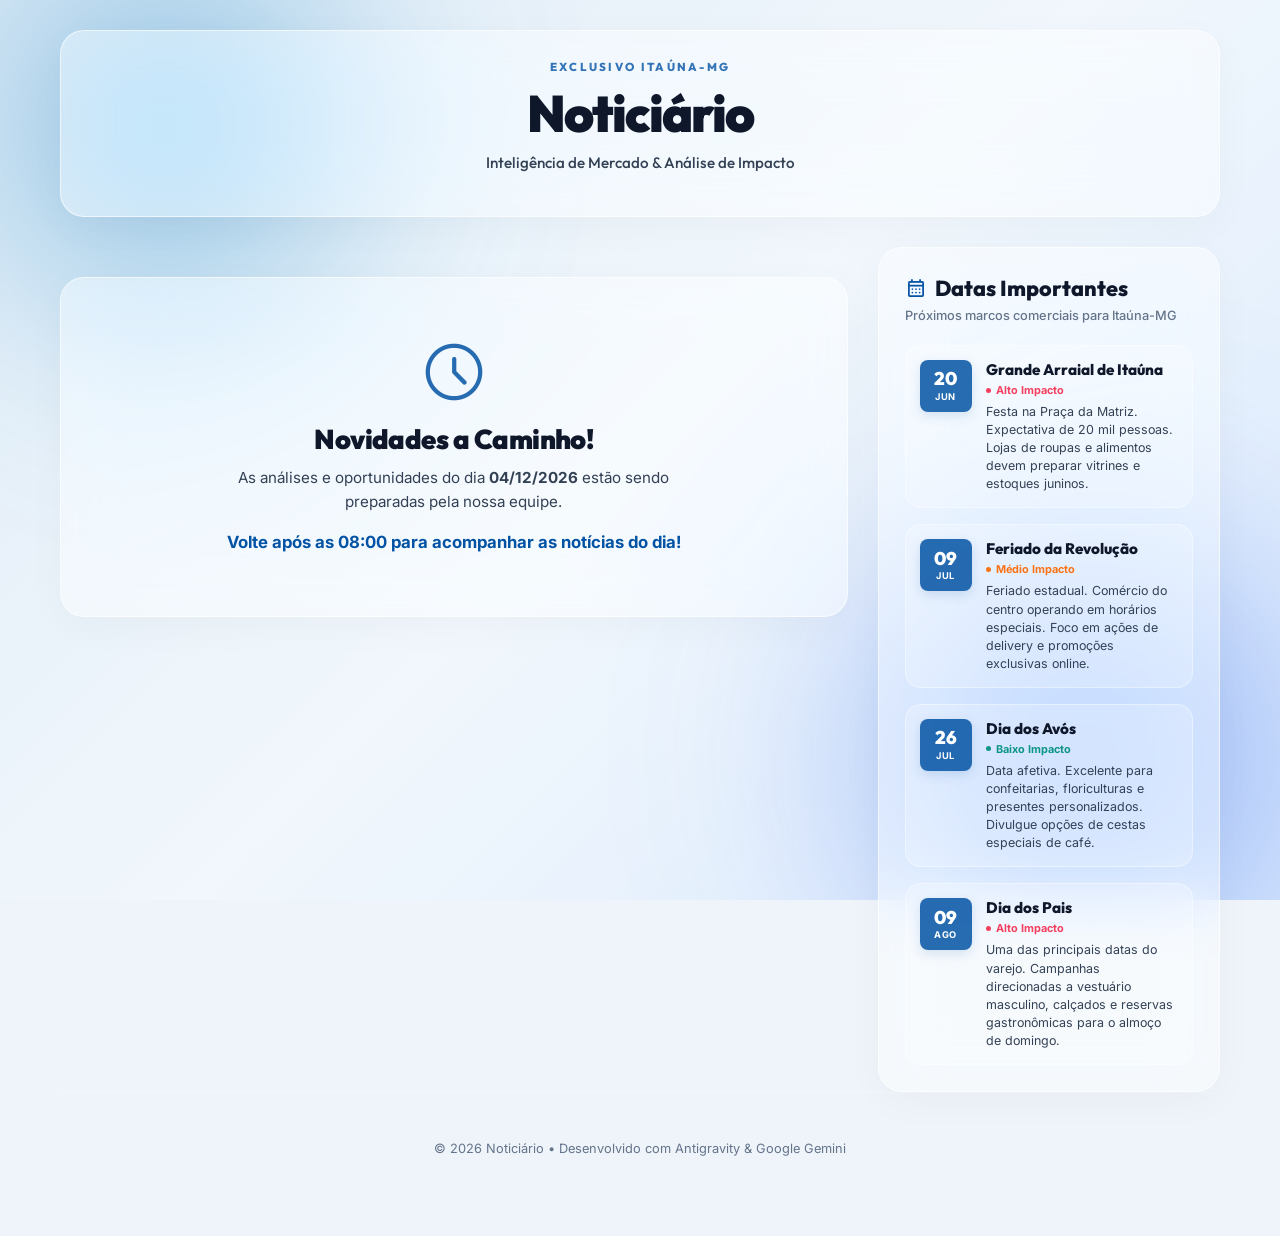
<file: itauna.html>
<!DOCTYPE html>
<html lang="pt-BR">
<head>
  <meta charset="UTF-8">
  <meta name="viewport" content="width=device-width, initial-scale=1.0">
  <title>Noticiário - Inteligência Comercial e Notícias Diárias</title>
  <meta name="description" content="Portal de análises de impacto comercial, eventos e inteligência de mercado para comerciantes e empresários da cidade de Itaúna-MG.">
  
  <!-- Fontes do Google: Outfit para títulos limpos e fáceis de ler, e Inter para texto -->
  <link rel="preconnect" href="https://fonts.googleapis.com">
  <link rel="preconnect" href="https://fonts.gstatic.com" crossorigin>
  <link href="https://fonts.googleapis.com/css2?family=Inter:wght@300;400;500;600;700&family=Outfit:wght@400;500;600;700;800;900&display=swap" rel="stylesheet">
  
  <!-- Ícones Material Symbols -->
  <link rel="stylesheet" href="https://fonts.googleapis.com/css2?family=Material+Symbols+Rounded:opsz,wght,FILL,GRAD@20..48,100..700,0..1,-50..200" />
  
  <!-- Estilo Principal -->
  <link rel="stylesheet" href="./src/css/style.css?v=1.0.7">
</head>
<body>

  <!-- Fundo Animado Fluido -->
  <div class="fluid-background" id="fluidBg"></div>

  <!-- Aplicativo Principal -->
  <div class="app-container">
    
    <!-- Cabeçalho Principal (Estilo GreenMotive Glassmorphism) -->
    <header class="app-header" id="appHeader">

      <div class="header-content">
        <div class="brand-info">
          <span class="brand-tag">Exclusivo Itaúna-MG</span>
          <h1 class="brand-title">Noticiário</h1>
        </div>
        <div class="brand-subtitle">Inteligência de Mercado & Análise de Impacto</div>
      </div>
    </header>

    <!-- Conteúdo Principal -->
    <!-- Layout de Conteúdo principal com Sidebar -->
    <div class="main-layout-wrapper">
      
      <!-- Conteúdo Principal -->
      <main class="main-content">
        <!-- Indicador de Status / Carregamento -->
        <div class="loader-container" id="loaderContainer">
          <div class="spinner"></div>
          <p>Buscando relatórios de mercado...</p>
        </div>

        <!-- Grid Bento Box de Notícias -->
        <section class="news-grid-section">
          <h2 class="visually-hidden">Análises do Dia</h2>
          <div class="news-grid" id="newsGrid">
            <!-- Cards de notícias serão inseridos aqui pelo JavaScript -->
          </div>
        </section>

        <!-- Estado Vazio (Sem notícias) -->
        <div class="empty-state-container" id="emptyState" style="display: none;">
          <span class="material-symbols-rounded empty-icon" id="emptyStateIcon">schedule</span>
          <h3 id="emptyStateTitle">Aguardando Relatório de Hoje</h3>
          <p id="emptyStateMessage">Volte após as 08:00 para acompanhar as notícias do dia.</p>
        </div>
      </main>

      <!-- Barra Lateral: Mini Calendário Comercial -->
      <aside class="sidebar-aside">
        <div class="mini-calendar-card">
          <div class="mini-calendar-header">
            <span class="material-symbols-rounded calendar-header-icon">calendar_month</span>
            <h2 class="calendar-card-title">Datas Importantes</h2>
          </div>
          <p class="calendar-card-subtitle">Próximos marcos comerciais para Itaúna-MG</p>
          
          <div class="calendar-events-list">
            
            <div class="calendar-event-item">
              <div class="event-date-badge">
                <span class="event-day">20</span>
                <span class="event-month">JUN</span>
              </div>
              <div class="event-details">
                <h3 class="event-title">Grande Arraial de Itaúna</h3>
                <span class="event-impact impact-high-dot">Alto Impacto</span>
                <p class="event-description">Festa na Praça da Matriz. Expectativa de 20 mil pessoas. Lojas de roupas e alimentos devem preparar vitrines e estoques juninos.</p>
              </div>
            </div>

            <div class="calendar-event-item">
              <div class="event-date-badge">
                <span class="event-day">09</span>
                <span class="event-month">JUL</span>
              </div>
              <div class="event-details">
                <h3 class="event-title">Feriado da Revolução</h3>
                <span class="event-impact impact-medium-dot">Médio Impacto</span>
                <p class="event-description">Feriado estadual. Comércio do centro operando em horários especiais. Foco em ações de delivery e promoções exclusivas online.</p>
              </div>
            </div>

            <div class="calendar-event-item">
              <div class="event-date-badge">
                <span class="event-day">26</span>
                <span class="event-month">JUL</span>
              </div>
              <div class="event-details">
                <h3 class="event-title">Dia dos Avós</h3>
                <span class="event-impact impact-low-dot">Baixo Impacto</span>
                <p class="event-description">Data afetiva. Excelente para confeitarias, floriculturas e presentes personalizados. Divulgue opções de cestas especiais de café.</p>
              </div>
            </div>

            <div class="calendar-event-item">
              <div class="event-date-badge">
                <span class="event-day">09</span>
                <span class="event-month">AGO</span>
              </div>
              <div class="event-details">
                <h3 class="event-title">Dia dos Pais</h3>
                <span class="event-impact impact-high-dot">Alto Impacto</span>
                <p class="event-description">Uma das principais datas do varejo. Campanhas direcionadas a vestuário masculino, calçados e reservas gastronômicas para o almoço de domingo.</p>
              </div>
            </div>

          </div>
        </div>
      </aside>
      
    </div>

    <!-- Rodapé -->
    <footer class="app-footer">
      <p>© 2026 Noticiário • Desenvolvido com Antigravity & Google Gemini</p>
    </footer>
  </div>

  <!-- Modal Detalhado (iOS style Slide-up Card Overlay) -->
  <div class="modal-overlay" id="newsModal" role="dialog" aria-modal="true" aria-hidden="true">
    <div class="modal-card">
      <button class="modal-close-btn" id="modalCloseBtn" aria-label="Fechar modal">
        <span class="material-symbols-rounded">close</span>
      </button>
      
      <div class="modal-scroll-content">
        <div class="modal-header">
          <span class="modal-category" id="modalCategory">Eventos</span>
          <h2 class="modal-title" id="modalTitle">Título da Notícia Detalhada</h2>
          <div class="modal-meta">
            <span class="modal-impact-badge" id="modalImpact">Alto Impacto</span>
            <a id="modalSourceLink" class="modal-source-link" target="_blank" rel="noopener noreferrer"></a>
          </div>
        </div>

        <div class="modal-body">
          <!-- Resumo Executivo -->
          <div class="modal-section summary-section">
            <h3 class="section-title"><span class="material-symbols-rounded section-icon">analytics</span>Resumo Executivo</h3>
            <p id="modalSummary">O resumo do evento aparecerá aqui.</p>
          </div>

          <!-- Análise Investigativa -->
          <div class="modal-section analysis-section">
            <h3 class="section-title"><span class="material-symbols-rounded section-icon">search_insights</span>Análise Investigativa do Impacto</h3>
            <div class="section-text" id="modalAnalysis">
              Detalhes analíticos completos do impacto na cidade de Itaúna.
            </div>
          </div>

          <!-- Painel de Inteligência de Mercado (Gráficos e Mapas) -->
          <div class="modal-section intelligence-section" id="modalIntelligenceSection" style="display: none;">
            <h3 class="section-title"><span class="material-symbols-rounded section-icon">monitoring</span>Painel de Inteligência Comercial</h3>
            <div class="intelligence-dashboard">
              <div class="intel-card chart-card">
                <h4 class="intel-card-title">Impacto Estimado por Setor</h4>
                <div class="chart-canvas-wrapper" id="modalChartContainer">
                  <!-- SVG Gráfico dinâmico injetado via JS -->
                </div>
              </div>
            </div>
          </div>

          <!-- Grade de Dicas Práticas e Lucro -->
          <div class="modal-action-grid">
            <div class="action-card how-to-act-card">
              <h3 class="action-card-title"><span class="material-symbols-rounded card-icon">storefront</span>Como Agir (Recomendações)</h3>
              <div class="action-card-content" id="modalHowToAct">
                Passos práticos para comerciantes.
              </div>
            </div>

            <div class="action-card how-to-profit-card">
              <h3 class="action-card-title"><span class="material-symbols-rounded card-icon">monetization_on</span>Como Lucrar (Oportunidades)</h3>
              <div class="action-card-content" id="modalHowToProfit">
                Passos práticos de monetização.
              </div>
            </div>
          </div>
        </div>
      </div>
    </div>
  </div>

  <!-- Scripts -->
  <script src="./src/js/app.js?v=1.2.0" type="module"></script>
</body>
</html>
</file>
<file: src/css/style.css>
/* ==========================================================================
   DESIGN SYSTEM - ITAÚNA NEGÓCIOS
   Aparência: Editorial Moderno & Liquid Glass (Tons de Azul Claro)
   ========================================================================== */

:root {
  /* Cores Temáticas - Paleta Azul Editorial & Glassmorphism */
  --bg-primary: #eef4f9; /* Azul Claro Neutro e Suave */
  --bg-gradient-start: #e0ecf7; 
  --bg-gradient-middle: #f1f7fc;
  --bg-gradient-end: #dbeafe;
  
  /* Efeito Liquid Glass Aprimorado */
  --glass-bg: rgba(255, 255, 255, 0.45);
  --glass-bg-hover: rgba(255, 255, 255, 0.65);
  --glass-border: rgba(255, 255, 255, 0.6);
  --glass-border-hover: rgba(3, 83, 164, 0.25);
  --glass-shadow: rgba(15, 23, 42, 0.03);
  --glass-shadow-hover: rgba(15, 23, 42, 0.06);
  
  /* Cores de Destaque */
  --primary: #0353a4; /* Azul Escuro */
  --primary-hover: #002855;
  --primary-light: rgba(3, 83, 164, 0.06);
  --accent: #2563eb;
  
  /* Cores de Texto */
  --text-primary: #0f172a; /* Slate 900 */
  --text-secondary: #334155; /* Slate 700 */
  --text-muted: #64748b; /* Slate 500 */
  
  /* Níveis de Impacto (Neon/Brilhantes para o Glassmorphism) */
  --impact-high: #f43f5e; /* Vermelho Brilhante */
  --impact-high-bg: rgba(244, 63, 94, 0.1);
  --impact-medium: #f97316; /* Laranja Brilhante */
  --impact-medium-bg: rgba(249, 115, 22, 0.1);
  --impact-low: #0d9488; /* Teal Brilhante */
  --impact-low-bg: rgba(13, 148, 136, 0.1);

  /* Tipografia Limpa */
  --font-title: 'Outfit', -apple-system, BlinkMacSystemFont, "Segoe UI", Roboto, sans-serif;
  --font-subtitle: 'Outfit', -apple-system, BlinkMacSystemFont, "Segoe UI", Roboto, sans-serif;
  --font-body: 'Inter', -apple-system, BlinkMacSystemFont, "Segoe UI", Roboto, sans-serif;
  
  /* Bordas e Cantos (Pontas Bem Arredondadas estilo GreenMotive) */
  --border-radius-sm: 8px;
  --border-radius-md: 16px;
  --border-radius-lg: 24px;
  --border-radius-xl: 32px;
  
  /* Linhas Divisórias de Vidro */
  --divider-thin: 1px solid rgba(255, 255, 255, 0.4);
  
  --transition-smooth: all 0.3s cubic-bezier(0.16, 1, 0.3, 1);
  --transition-spring: all 0.5s cubic-bezier(0.175, 0.885, 0.32, 1.1);
}

/* ==========================================================================
   RESET & ESTILOS GERAIS
   ========================================================================== */

* {
  box-sizing: border-box;
  margin: 0;
  padding: 0;
}

body {
  font-family: var(--font-body);
  color: var(--text-primary);
  background-color: var(--bg-primary);
  min-height: 100vh;
  overflow-x: hidden;
  position: relative;
  -webkit-font-smoothing: antialiased;
}

.visually-hidden {
  position: absolute;
  width: 1px;
  height: 1px;
  padding: 0;
  margin: -1px;
  overflow: hidden;
  clip: rect(0, 0, 0, 0);
  white-space: nowrap;
  border: 0;
}

/* ==========================================================================
   FUNDO FLUIDO COM ORBES EM MOVIMENTO (Glassmorphism Background)
   ========================================================================== */

.fluid-background {
  position: fixed;
  top: 0;
  left: 0;
  right: 0;
  bottom: 0;
  z-index: -2;
  background: linear-gradient(135deg, 
    var(--bg-gradient-start), 
    var(--bg-gradient-middle), 
    var(--bg-gradient-end)
  );
  overflow: hidden;
}

/* Orbes de Vidro Refrativos Animados */
.fluid-background::before,
.fluid-background::after {
  content: '';
  position: absolute;
  border-radius: 50%;
  filter: blur(100px);
  opacity: 0.55;
  mix-blend-mode: multiply;
  animation: floatOrbs 25s infinite alternate ease-in-out;
  pointer-events: none;
}

.fluid-background::before {
  width: 500px;
  height: 500px;
  background: radial-gradient(circle, #0284c7 0%, rgba(2, 132, 199, 0) 70%);
  top: -120px;
  left: -80px;
}

.fluid-background::after {
  width: 600px;
  height: 600px;
  background: radial-gradient(circle, #2563eb 0%, rgba(37, 99, 235, 0) 70%);
  bottom: -150px;
  right: -100px;
  animation-delay: -7s;
  animation-duration: 32s;
}

@keyframes floatOrbs {
  0% {
    transform: translate(0, 0) scale(1);
  }
  50% {
    transform: translate(120px, 80px) scale(1.15);
  }
  100% {
    transform: translate(-60px, -90px) scale(0.9);
  }
}

/* ==========================================================================
   CONTAINER E CABEÇALHO EDITORIAL
   ========================================================================== */

.app-container {
  max-width: 1200px;
  margin: 0 auto;
  padding: 30px 20px 80px 20px;
  min-height: 100vh;
  display: flex;
  flex-direction: column;
}

/* Cabeçalho estilo GreenMotive Glassmorphism */
.app-header {
  background: var(--glass-bg);
  backdrop-filter: blur(30px) saturate(140%);
  -webkit-backdrop-filter: blur(30px) saturate(140%);
  border: 1px solid var(--glass-border);
  box-shadow: 0 10px 40px var(--glass-shadow);
  border-radius: var(--border-radius-lg);
  padding: 24px 32px 20px 32px;
  margin-bottom: 30px;
  display: flex;
  flex-direction: column;
  align-items: center;
  position: relative;
  overflow: hidden;
}

/* Barra superior de navegação (Pílulas) */
.top-nav-bar {
  width: 100%;
  display: flex;
  justify-content: center;
  margin-bottom: 24px;
}

.nav-pill {
  display: flex;
  background: rgba(15, 23, 42, 0.05); /* Cinza escuro ultra suave */
  border-radius: 9999px;
  padding: 4px;
  border: 1px solid rgba(255, 255, 255, 0.45);
  box-shadow: 0 4px 15px rgba(15, 23, 42, 0.02);
}

.nav-pill-btn {
  display: inline-flex;
  align-items: center;
  gap: 6px;
  padding: 8px 20px;
  font-size: 0.8rem;
  font-weight: 700;
  color: var(--text-secondary);
  border-radius: 9999px;
  cursor: pointer;
  transition: var(--transition-smooth);
}

.nav-pill-btn.active {
  background: rgba(255, 255, 255, 0.9);
  color: #0f172a;
  box-shadow: 0 2px 8px rgba(15, 23, 42, 0.05);
}

.nav-pill-btn.accent-pill {
  background: #0f172a; /* Slate escuro */
  color: #ffffff;
}

.nav-pill-btn.accent-pill:hover {
  background: #1e293b;
  transform: translateY(0);
}

.pill-icon {
  font-size: 15px !important;
}

.header-content {
  width: 100%;
  display: flex;
  flex-direction: column;
  align-items: center;
  gap: 2px;
  margin-bottom: 24px;
  text-align: center;
}

.brand-tag {
  font-family: var(--font-subtitle);
  font-size: 0.72rem;
  font-weight: 800;
  text-transform: uppercase;
  letter-spacing: 0.2em;
  color: var(--primary);
  opacity: 0.8;
}

.brand-title {
  font-family: var(--font-title);
  font-size: 3.2rem;
  font-weight: 900;
  letter-spacing: -0.04em;
  color: #0f172a;
  margin: 6px 0;
}

.brand-subtitle {
  font-family: var(--font-subtitle);
  font-size: 0.95rem;
  color: var(--text-secondary);
  font-weight: 500;
}

/* ==========================================================================
   DATE CAROUSEL (Timeline de Abas)
   ========================================================================== */

.date-timeline-container {
  width: 100%;
  display: flex;
  align-items: center;
  gap: 12px;
  border-top: 1px solid rgba(255, 255, 255, 0.25);
  padding-top: 16px;
}

.date-timeline {
  display: flex;
  gap: 8px;
  overflow-x: auto;
  scroll-behavior: smooth;
  flex-grow: 1;
  padding: 4px 0;
  scrollbar-width: none;
  -ms-overflow-style: none;
  justify-content: flex-start;
}

@media (min-width: 768px) {
  .date-timeline {
    justify-content: center;
  }
}

.date-timeline::-webkit-scrollbar {
  display: none;
}

.date-item {
  flex: 0 0 auto;
  display: flex;
  flex-direction: column;
  align-items: center;
  justify-content: center;
  width: 76px;
  height: 68px;
  border-radius: var(--border-radius-md);
  border: 1px solid rgba(255, 255, 255, 0.3);
  background: rgba(255, 255, 255, 0.25);
  backdrop-filter: blur(10px);
  cursor: pointer;
  user-select: none;
  transition: var(--transition-smooth);
}

.date-item:hover {
  background: rgba(255, 255, 255, 0.6);
  transform: translateY(-2px);
  border-color: rgba(255, 255, 255, 0.6);
}

.date-item-weekday {
  font-family: var(--font-body);
  font-size: 0.68rem;
  text-transform: uppercase;
  font-weight: 700;
  color: var(--text-muted);
}

.date-item-day {
  font-family: var(--font-title);
  font-size: 1.35rem;
  font-weight: 800;
  color: var(--text-primary);
  line-height: 1.1;
  margin: 2px 0;
}

.date-item-month {
  font-family: var(--font-body);
  font-size: 0.65rem;
  font-weight: 600;
  color: var(--text-muted);
}

/* Pílula Ativa (Estilo Moderno Vidro) */
.date-item.active {
  background: rgba(3, 83, 164, 0.85);
  border-color: rgba(3, 83, 164, 0.9);
  transform: translateY(-2px);
  box-shadow: 0 8px 20px rgba(3, 83, 164, 0.15);
}

.date-item.active .date-item-weekday { color: rgba(255, 255, 255, 0.9); }
.date-item.active .date-item-day { color: #ffffff; }
.date-item.active .date-item-month { color: rgba(255, 255, 255, 0.9); }

/* Calendário */
.calendar-btn {
  width: 52px;
  height: 68px;
  border-radius: var(--border-radius-md);
  border: 1px solid rgba(255, 255, 255, 0.3);
  background: rgba(255, 255, 255, 0.25);
  backdrop-filter: blur(10px);
  color: var(--primary);
  cursor: pointer;
  display: flex;
  align-items: center;
  justify-content: center;
  transition: var(--transition-smooth);
  position: relative;
}

.calendar-btn:hover {
  background: rgba(255, 255, 255, 0.6);
  transform: scale(1.03);
}

.hidden-date-input {
  position: absolute;
  top: 0;
  left: 0;
  width: 100%;
  height: 100%;
  opacity: 0;
  cursor: pointer;
  z-index: 10;
}

/* ==========================================================================
   GRID BENTO BOX EDITORIAL
   ========================================================================== */

.main-content {
  flex-grow: 1;
  display: flex;
  flex-direction: column;
}

.news-grid {
  display: grid;
  grid-template-columns: 1fr;
  gap: 28px;
  padding: 16px 0;
}

@media (min-width: 768px) {
  .news-grid {
    grid-template-columns: repeat(2, 1fr);
  }
}

@media (min-width: 1024px) {
  .news-grid {
    grid-template-columns: repeat(3, 1fr);
  }
}

/* Estilo do Card Glassmorphism Ultra-Premium (GreenMotive style) */
.news-card {
  background: rgba(255, 255, 255, 0.45);
  backdrop-filter: blur(25px) saturate(140%);
  -webkit-backdrop-filter: blur(25px) saturate(140%);
  border: 1px solid rgba(255, 255, 255, 0.5);
  border-radius: var(--border-radius-lg);
  padding: 28px;
  box-shadow: 0 8px 32px var(--glass-shadow);
  cursor: pointer;
  display: flex;
  flex-direction: column;
  justify-content: space-between;
  min-height: 410px; /* Tamanho mínimo uniforme e confortável */
  height: auto;
  gap: 16px;
  transition: var(--transition-spring);
  position: relative;
  overflow: hidden;
  animation: fadeIn 0.4s ease forwards;
}

.news-card:hover {
  background: rgba(255, 255, 255, 0.65);
  border-color: rgba(3, 83, 164, 0.25);
  transform: translateY(-6px);
  box-shadow: 0 16px 40px rgba(15, 23, 42, 0.08);
}

/* Container de Gradiente Abstrato (Hover Effect) */
.card-bg-gradient {
  position: absolute;
  top: 0;
  left: 0;
  width: 100%;
  height: 100%;
  z-index: 0;
  pointer-events: none;
  opacity: 0.12;
  transition: opacity 0.5s ease, transform 0.5s ease;
  display: flex;
  align-items: center;
  justify-content: center;
}

.news-card:hover .card-bg-gradient {
  opacity: 0.35;
  transform: scale(1.15) rotate(5deg);
}

/* Forçar conteúdo a ficar sobreposto ao gradiente de fundo */
.card-header-tags,
.card-body-content,
.card-footer {
  position: relative;
  z-index: 1;
}

/* Ícone Geométrico Minimalista de Traço Grosso */
.card-geo-icon {
  width: 42px;
  height: 42px;
  display: flex;
  align-items: center;
  justify-content: center;
  color: #0f172a; /* Slate 900 */
  margin-bottom: 8px;
  transition: var(--transition-smooth);
}

.card-geo-icon svg {
  width: 100%;
  height: 100%;
  stroke: currentColor;
  stroke-width: 3.5px; /* Traço grosso geométrico */
  fill: none;
  stroke-linecap: round;
  stroke-linejoin: round;
}

.news-card:hover .card-geo-icon {
  transform: scale(1.08);
  color: var(--accent);
}

/* Tags e Badges */
.card-header-tags {
  display: flex;
  justify-content: space-between;
  align-items: center;
}

.category-tag {
  font-family: var(--font-subtitle);
  font-size: 0.7rem;
  font-weight: 800;
  text-transform: uppercase;
  color: var(--primary);
  background: rgba(3, 83, 164, 0.05);
  padding: 5px 12px;
  border-radius: 9999px;
  letter-spacing: 0.06em;
  border: 1px solid rgba(3, 83, 164, 0.1);
}

.impact-badge {
  font-family: var(--font-body);
  font-size: 0.7rem;
  font-weight: 700;
  padding: 5px 10px;
  border-radius: 8px;
  display: inline-flex;
  align-items: center;
  gap: 5px;
}

.impact-badge::before {
  content: '';
  width: 6px;
  height: 6px;
  border-radius: 50%;
  display: inline-block;
}

/* Níveis de Impacto Translúcidos */
.news-card.impact-alto .impact-badge { color: var(--impact-high); background: var(--impact-high-bg); }
.news-card.impact-alto .impact-badge::before { background: var(--impact-high); }

.news-card.impact-médio .impact-badge { color: var(--impact-medium); background: var(--impact-medium-bg); }
.news-card.impact-médio .impact-badge::before { background: var(--impact-medium); }

.news-card.impact-baixo .impact-badge { color: var(--impact-low); background: var(--impact-low-bg); }
.news-card.impact-baixo .impact-badge::before { background: var(--impact-low); }

/* Título e Texto */
.card-body-content {
  display: flex;
  flex-direction: column;
  gap: 10px;
  flex-grow: 1;
}

.card-title {
  font-family: var(--font-title);
  font-size: 1.3rem;
  font-weight: 800;
  line-height: 1.3;
  color: #0f172a;
  transition: var(--transition-smooth);
}

.news-card:hover .card-title {
  color: var(--accent);
}

.card-summary {
  font-family: var(--font-body);
  font-size: 0.85rem;
  line-height: 1.55;
  color: var(--text-secondary);
  display: -webkit-box;
  -webkit-line-clamp: 3; /* Reduzido para 3 linhas para liberar espaço e não cortar o rodapé */
  -webkit-box-orient: vertical;
  overflow: hidden;
}

/* Rodapé do Card */
.card-footer {
  display: flex;
  align-items: center;
  justify-content: flex-end;
  border-top: 1px solid rgba(15, 23, 42, 0.05);
  padding-top: 12px;
  font-size: 0.8rem;
  font-weight: 700;
  color: var(--primary);
}

.read-more-text {
  display: flex;
  align-items: center;
  gap: 4px;
  font-family: var(--font-subtitle);
  transition: var(--transition-smooth);
}

.news-card:hover .read-more-text {
  transform: translateX(4px);
  color: var(--accent);
}

/* ==========================================================================
   MODAL DE DETALHES (Glassmorphism Duplo e Contraste Escuro)
   ========================================================================== */

.modal-overlay {
  position: fixed;
  top: 0;
  left: 0;
  right: 0;
  bottom: 0;
  background-color: rgba(15, 32, 55, 0.25);
  backdrop-filter: blur(20px);
  -webkit-backdrop-filter: blur(20px);
  z-index: 1000;
  display: flex;
  align-items: flex-end;
  justify-content: center;
  opacity: 0;
  pointer-events: none;
  transition: opacity 0.4s cubic-bezier(0.16, 1, 0.3, 1);
}

.modal-overlay.active {
  opacity: 1;
  pointer-events: auto;
}

.modal-card {
  width: 100%;
  max-height: 92vh;
  background: rgba(255, 255, 255, 0.45); /* Vidro super translúcido */
  backdrop-filter: blur(40px) saturate(160%);
  -webkit-backdrop-filter: blur(40px) saturate(160%);
  border: 1px solid rgba(255, 255, 255, 0.65);
  border-top-left-radius: var(--border-radius-xl);
  border-top-right-radius: var(--border-radius-xl);
  box-shadow: 0 -20px 60px rgba(15, 32, 55, 0.1);
  position: relative;
  display: flex;
  flex-direction: column;
  transform: translateY(100%);
  transition: transform 0.55s cubic-bezier(0.16, 1, 0.3, 1);
}

.modal-overlay.active .modal-card {
  transform: translateY(0);
}

@media (min-width: 768px) {
  .modal-overlay {
    align-items: center;
  }
  .modal-card {
    width: 90%;
    max-width: 860px;
    height: auto;
    max-height: 88vh;
    border-radius: var(--border-radius-lg);
  }
}

/* Botão Fechar Estilo Pill */
.modal-close-btn {
  position: absolute;
  top: 20px;
  right: 20px;
  width: 36px;
  height: 36px;
  border-radius: 50%;
  background: rgba(15, 23, 42, 0.08);
  border: 1px solid rgba(255, 255, 255, 0.45);
  color: var(--text-primary);
  cursor: pointer;
  display: flex;
  align-items: center;
  justify-content: center;
  z-index: 100;
  transition: var(--transition-smooth);
}

.modal-close-btn:hover {
  background: #0f172a;
  color: #ffffff;
  transform: scale(1.05);
}

/* Rolagem Interna */
.modal-scroll-content {
  overflow-y: auto;
  padding: 0;
}

/* Header do Modal */
.modal-header {
  padding: 36px 36px 16px 36px;
  display: flex;
  flex-direction: column;
  align-items: flex-start;
  gap: 12px;
}

.modal-category {
  font-family: var(--font-subtitle);
  font-size: 0.7rem;
  font-weight: 800;
  text-transform: uppercase;
  color: var(--primary);
  background: rgba(3, 83, 164, 0.06);
  padding: 5px 12px;
  border-radius: 9999px;
  letter-spacing: 0.06em;
  border: 1px solid rgba(3, 83, 164, 0.1);
}

.modal-title {
  font-family: var(--font-title);
  font-size: 2rem;
  font-weight: 900;
  line-height: 1.25;
  color: #0f172a;
  letter-spacing: -0.02em;
}

.modal-meta {
  width: 100%;
  display: flex;
  align-items: center;
  border-bottom: 1px solid rgba(255, 255, 255, 0.3);
  padding-bottom: 16px;
}

.modal-source-link {
  margin-left: auto;
  display: inline-flex;
  align-items: center;
  gap: 6px;
  padding: 6px 14px;
  font-family: var(--font-subtitle);
  font-size: 0.75rem;
  font-weight: 700;
  text-decoration: none;
  color: var(--primary);
  background: rgba(255, 255, 255, 0.25);
  backdrop-filter: blur(10px);
  -webkit-backdrop-filter: blur(10px);
  border: 1px solid rgba(255, 255, 255, 0.45);
  border-radius: var(--border-radius-sm);
  transition: var(--transition-smooth);
}

.modal-source-link:hover {
  background: rgba(255, 255, 255, 0.5);
  color: var(--primary-hover);
  border-color: rgba(3, 83, 164, 0.25);
  transform: translateY(-1px);
}

.modal-impact-badge {
  font-family: var(--font-body);
  font-size: 0.72rem;
  font-weight: 700;
  padding: 5px 10px;
  border-radius: 8px;
  display: inline-flex;
  align-items: center;
  gap: 6px;
}

.modal-impact-badge::before {
  content: '';
  width: 6px;
  height: 6px;
  border-radius: 50%;
}

/* Corpo do Modal */
.modal-body {
  padding: 0 36px 48px 36px;
  display: flex;
  flex-direction: column;
  gap: 28px;
}

/* Seção Clássica (Clara) */
.modal-section {
  background: rgba(255, 255, 255, 0.35);
  border: 1px solid rgba(255, 255, 255, 0.5);
  border-radius: var(--border-radius-md);
  padding: 24px;
  box-shadow: 0 4px 20px rgba(0, 0, 0, 0.01);
  transition: var(--transition-smooth);
}

.section-title {
  font-family: var(--font-title);
  font-size: 1.15rem;
  font-weight: 800;
  color: #0f172a;
  margin-bottom: 16px;
  display: flex;
  align-items: center;
  gap: 8px;
  border-bottom: 1px solid rgba(15, 23, 42, 0.06);
  padding-bottom: 8px;
}

.section-icon {
  color: var(--primary);
  font-size: 20px;
}

/* Resumo em Vidro Escuro (Alto Contraste - Cannabis Lab style) */
.summary-section {
  background: rgba(15, 23, 42, 0.88) !important;
  backdrop-filter: blur(20px);
  border: 1px solid rgba(255, 255, 255, 0.1) !important;
  color: rgba(255, 255, 255, 0.9) !important;
  border-left: 4px solid var(--accent) !important;
  box-shadow: 0 10px 30px rgba(0, 0, 0, 0.12);
}

.summary-section .section-title {
  color: #ffffff !important;
  border-bottom-color: rgba(255, 255, 255, 0.1) !important;
}

.summary-section .section-icon {
  color: #38bdf8;
}

#modalSummary {
  font-family: var(--font-subtitle);
  font-size: 1.05rem;
  line-height: 1.6;
  font-weight: 600;
  color: rgba(255, 255, 255, 0.85);
  font-style: italic;
}

#modalAnalysis {
  font-family: var(--font-body);
  font-size: 0.92rem;
  line-height: 1.65;
  color: var(--text-secondary);
}

/* ==========================================================================
   PAINEL DE INTELIGÊNCIA COMERCIAL (Vidro Escuro / Preto Contrastante)
   ========================================================================== */

.intelligence-dashboard {
  display: flex;
  flex-direction: column;
  gap: 20px;
}

.intel-card {
  background: rgba(15, 23, 42, 0.88) !important;
  backdrop-filter: blur(20px);
  border: 1px solid rgba(255, 255, 255, 0.1) !important;
  border-radius: var(--border-radius-md);
  padding: 20px;
  color: #ffffff !important;
  box-shadow: 0 10px 30px rgba(0, 0, 0, 0.12);
  transition: var(--transition-smooth);
}

.intel-card:hover {
  transform: translateY(-2px);
  border-color: rgba(255, 255, 255, 0.18) !important;
}

.intel-card-title {
  font-family: var(--font-title);
  font-size: 0.8rem;
  font-weight: 800;
  color: rgba(255, 255, 255, 0.9);
  margin-bottom: 14px;
  text-transform: uppercase;
  letter-spacing: 0.05em;
  border-bottom: 1px solid rgba(255, 255, 255, 0.1);
  padding-bottom: 8px;
}

.chart-canvas-wrapper {
  height: 200px;
  display: flex;
  align-items: center;
  justify-content: center;
  background: rgba(255, 255, 255, 0.04) !important;
  border-radius: var(--border-radius-sm);
  padding: 8px;
  border: 1px solid rgba(255, 255, 255, 0.08);
}

.map-canvas-wrapper {
  height: 200px;
  background: rgba(255, 255, 255, 0.04) !important;
  border-radius: var(--border-radius-sm);
  border: 1px solid rgba(255, 255, 255, 0.08);
  padding: 0 !important; /* Sem padding para o iframe do Google Maps preencher tudo */
  overflow: hidden;
}

/* SVG Chart Neon Styles */
.chart-bar {
  transition: fill 0.3s ease;
}
.chart-bar:hover {
  fill: #60a5fa !important; /* Azul Neon */
}

/* ==========================================================================
   GRADE DE RECOMENDAÇÕES E LUCRO (Vidro Escuro Contrastante)
   ========================================================================== */

.modal-action-grid {
  display: grid;
  grid-template-columns: 1fr;
  gap: 20px;
}

@media (min-width: 768px) {
  .modal-action-grid {
    grid-template-columns: repeat(2, 1fr);
  }
}

.action-card {
  background: rgba(15, 23, 42, 0.88) !important;
  backdrop-filter: blur(20px);
  border: 1px solid rgba(255, 255, 255, 0.1);
  border-radius: var(--border-radius-md);
  padding: 24px;
  color: #ffffff !important;
  box-shadow: 0 10px 30px rgba(0, 0, 0, 0.12);
  transition: var(--transition-smooth);
}

.action-card:hover {
  transform: translateY(-2px);
  border-color: rgba(255, 255, 255, 0.18);
}

.how-to-act-card {
  border-left: 5px solid var(--accent);
}

.how-to-profit-card {
  border-left: 5px solid var(--impact-low);
}

.action-card-title {
  font-family: var(--font-title);
  font-size: 1.1rem;
  font-weight: 800;
  margin-bottom: 14px;
  display: flex;
  align-items: center;
  gap: 8px;
  color: #ffffff !important;
  border-bottom: 1px solid rgba(255, 255, 255, 0.1);
  padding-bottom: 8px;
}

.how-to-act-card .card-icon { color: #38bdf8; }
.how-to-profit-card .card-icon { color: #2dd4bf; }

.action-card-content {
  font-family: var(--font-body);
  font-size: 0.88rem;
  line-height: 1.6;
  color: rgba(255, 255, 255, 0.8);
}

.action-card-content ul, 
.action-card-content ol {
  padding-left: 18px;
}

.action-card-content li {
  margin-bottom: 10px;
}

/* ==========================================================================
   RODAPÉ E ANIMAÇÕES
   ========================================================================== */

.app-footer {
  margin-top: auto;
  padding-top: 48px;
  text-align: center;
  color: var(--text-muted);
  font-size: 0.8rem;
  border-top: 1px solid rgba(255, 255, 255, 0.25);
}

@keyframes fadeIn {
  from {
    opacity: 0;
    transform: translateY(12px);
  }
  to {
    opacity: 1;
    transform: translateY(0);
  }
}

/* ==========================================================================
   ESTADOS DE CARREGAMENTO E VAZIO (Loader & Empty State)
   ========================================================================== */

.loader-container,
.empty-state-container {
  display: flex;
  flex-direction: column;
  align-items: center;
  justify-content: center;
  text-align: center;
  padding: 60px 24px;
  background: var(--glass-bg);
  backdrop-filter: blur(25px) saturate(140%);
  -webkit-backdrop-filter: blur(25px) saturate(140%);
  border: 1px solid var(--glass-border);
  border-radius: var(--border-radius-lg);
  box-shadow: 0 10px 40px var(--glass-shadow);
  margin: 30px 0;
  animation: fadeIn 0.5s ease forwards;
}

.loader-container p,
.empty-state-container p {
  font-family: var(--font-body);
  font-size: 0.95rem;
  color: var(--text-secondary);
  max-width: 480px;
  line-height: 1.6;
}

.loader-container p {
  margin-top: 18px;
  font-weight: 600;
}

.empty-state-container h3 {
  font-family: var(--font-title);
  font-size: 1.7rem;
  font-weight: 900;
  color: #0f172a;
  margin: 16px 0 10px 0;
  letter-spacing: -0.02em;
}

/* Spinner de Carregamento Premium */
.spinner {
  width: 52px;
  height: 52px;
  border: 4.5px solid rgba(3, 83, 164, 0.1);
  border-left-color: var(--primary);
  border-radius: 50%;
  animation: spin 1s linear infinite;
}

@keyframes spin {
  to { transform: rotate(360deg); }
}

/* Ícones dos Estados */
.empty-icon {
  font-size: 68px !important;
  color: var(--primary);
  opacity: 0.85;
  display: inline-block;
  line-height: 1;
}

/* Animação do Relógio (Pendular + Pulso) */
.empty-icon.animated-clock {
  animation: clockPulse 3.5s infinite ease-in-out, clockWobble 6s infinite ease-in-out;
}

/* Animação de Pulsar o Brilho */
@keyframes clockPulse {
  0%, 100% {
    transform: scale(1);
    filter: drop-shadow(0 0 0px rgba(3, 83, 164, 0));
    opacity: 0.8;
  }
  50% {
    transform: scale(1.08);
    filter: drop-shadow(0 0 16px rgba(3, 83, 164, 0.45));
    opacity: 1;
  }
}

/* Animação de Oscilação / Pêndulo Suave */
@keyframes clockWobble {
  0%, 100% { transform: rotate(0deg); }
  25% { transform: rotate(12deg); }
  75% { transform: rotate(-12deg); }
}

/* ==========================================================================
   LAYOUT DUAS COLUNAS & MINI CALENDÁRIO COMERCIAL (Liquid Glass)
   ========================================================================== */

.main-layout-wrapper {
  display: grid;
  grid-template-columns: 1fr;
  gap: 30px;
  width: 100%;
}

@media (min-width: 1024px) {
  .main-layout-wrapper {
    grid-template-columns: 2.3fr 1fr;
  }
}

.sidebar-aside {
  display: flex;
  flex-direction: column;
}

.mini-calendar-card {
  background: var(--glass-bg);
  backdrop-filter: blur(30px) saturate(140%);
  -webkit-backdrop-filter: blur(30px) saturate(140%);
  border: 1px solid var(--glass-border);
  border-radius: var(--border-radius-lg);
  padding: 26px;
  box-shadow: 0 10px 40px var(--glass-shadow);
  display: flex;
  flex-direction: column;
  height: fit-content;
  transition: var(--transition-smooth);
}

.mini-calendar-card:hover {
  background: var(--glass-bg-hover);
  border-color: rgba(3, 83, 164, 0.15);
  box-shadow: 0 15px 45px var(--glass-shadow-hover);
}

.mini-calendar-header {
  display: flex;
  align-items: center;
  gap: 8px;
  margin-bottom: 6px;
  color: var(--primary);
}

.calendar-header-icon {
  font-size: 22px !important;
  color: var(--primary);
}

.calendar-card-title {
  font-family: var(--font-title);
  font-size: 1.35rem;
  font-weight: 800;
  color: #0f172a;
}

.calendar-card-subtitle {
  font-family: var(--font-body);
  font-size: 0.8rem;
  color: var(--text-muted);
  margin-bottom: 22px;
  font-weight: 500;
}

.calendar-events-list {
  display: flex;
  flex-direction: column;
  gap: 16px;
}

.calendar-event-item {
  display: flex;
  gap: 14px;
  padding: 14px;
  border-radius: var(--border-radius-md);
  background: rgba(255, 255, 255, 0.22);
  border: 1px solid rgba(255, 255, 255, 0.4);
  transition: var(--transition-smooth);
}

.calendar-event-item:hover {
  background: rgba(255, 255, 255, 0.45);
  transform: translateY(-2px);
  border-color: rgba(3, 83, 164, 0.2);
}

.event-date-badge {
  display: flex;
  flex-direction: column;
  align-items: center;
  justify-content: center;
  width: 52px;
  height: 52px;
  border-radius: var(--border-radius-sm);
  background: rgba(3, 83, 164, 0.85);
  color: #ffffff;
  flex-shrink: 0;
  box-shadow: 0 4px 12px rgba(3, 83, 164, 0.15);
}

.event-day {
  font-family: var(--font-title);
  font-size: 1.15rem;
  font-weight: 850;
  line-height: 1;
}

.event-month {
  font-family: var(--font-body);
  font-size: 0.58rem;
  font-weight: 700;
  letter-spacing: 0.05em;
  margin-top: 2px;
}

.event-details {
  display: flex;
  flex-direction: column;
  gap: 4px;
}

.event-title {
  font-family: var(--font-title);
  font-size: 0.95rem;
  font-weight: 800;
  color: #0f172a;
}

.event-impact {
  font-family: var(--font-body);
  font-size: 0.68rem;
  font-weight: 700;
  display: inline-flex;
  align-items: center;
  gap: 5px;
  width: fit-content;
}

.event-impact::before {
  content: '';
  width: 5px;
  height: 5px;
  border-radius: 50%;
}

.impact-high-dot { color: var(--impact-high); }
.impact-high-dot::before { background: var(--impact-high); }

.impact-medium-dot { color: var(--impact-medium); }
.impact-medium-dot::before { background: var(--impact-medium); }

.impact-low-dot { color: var(--impact-low); }
.impact-low-dot::before { background: var(--impact-low); }

.event-description {
  font-family: var(--font-body);
  font-size: 0.78rem;
  line-height: 1.45;
  color: var(--text-secondary);
  margin-top: 2px;
}
</file>
